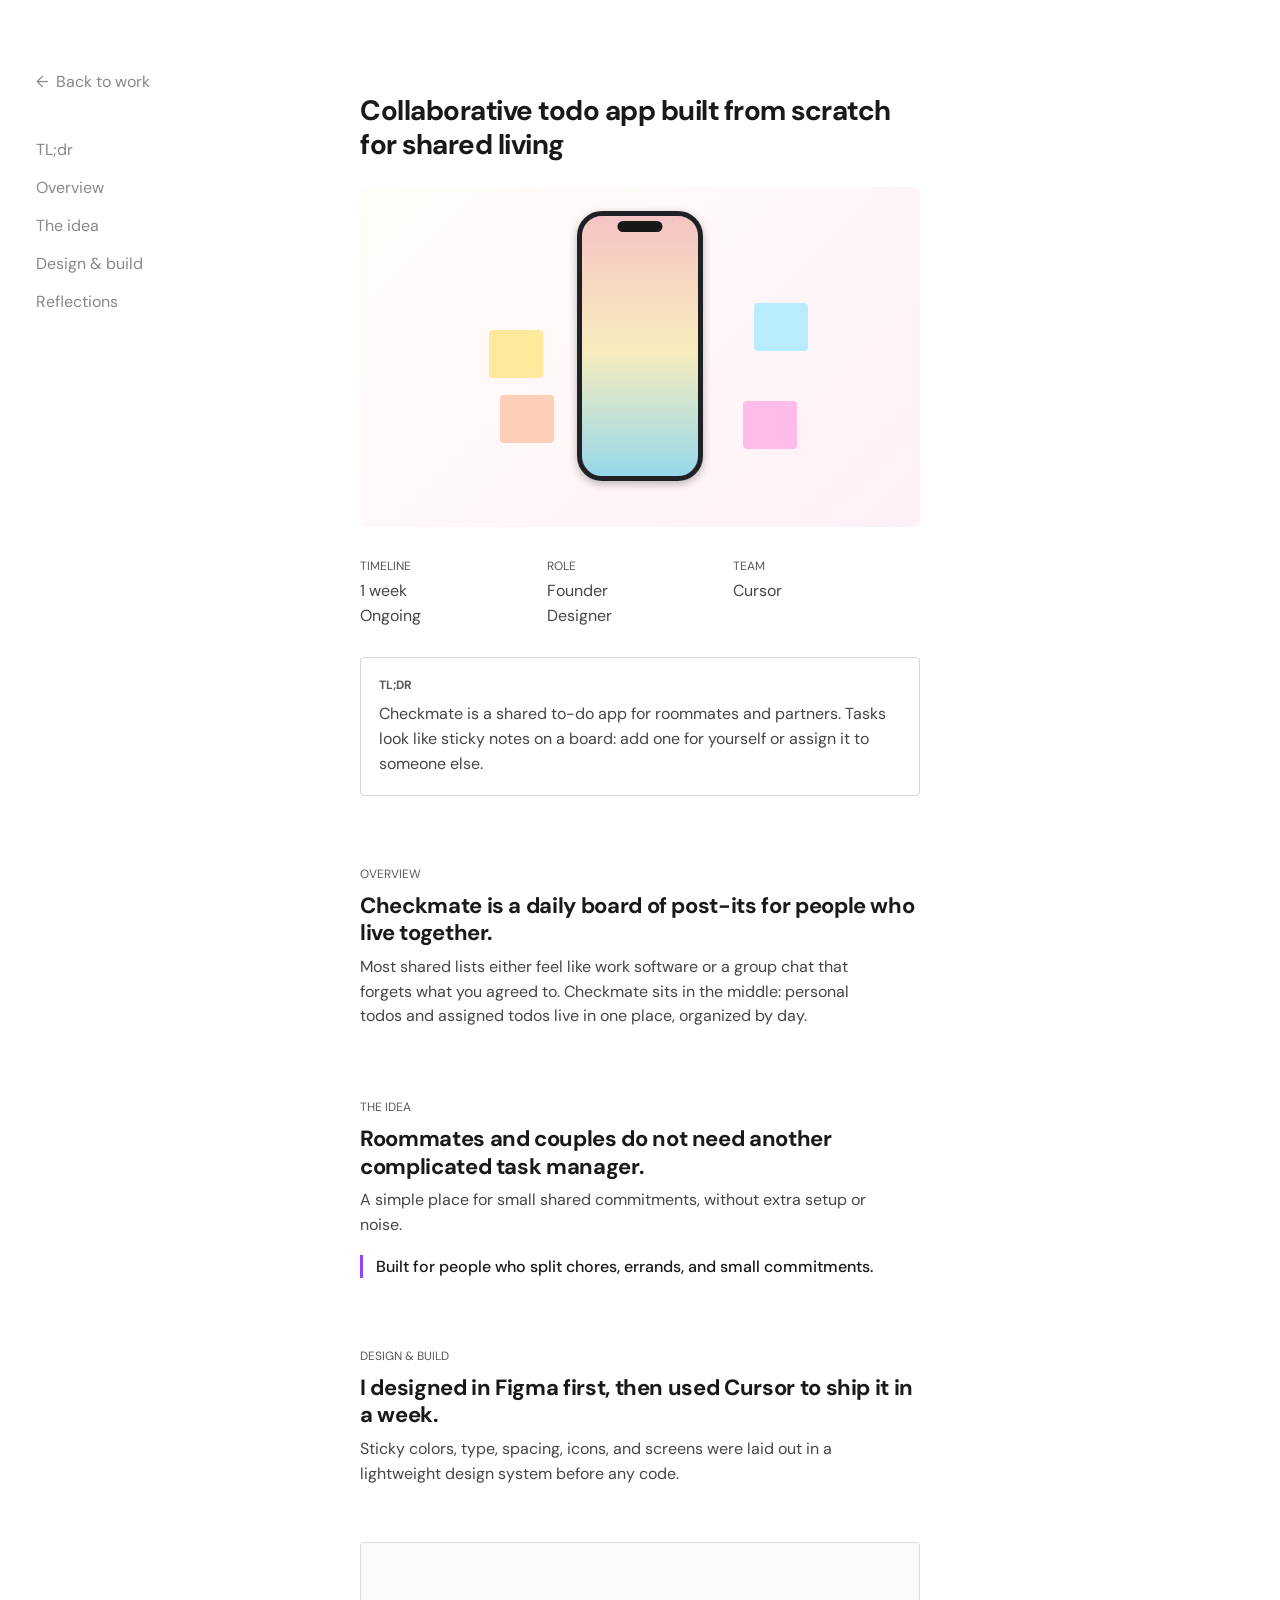
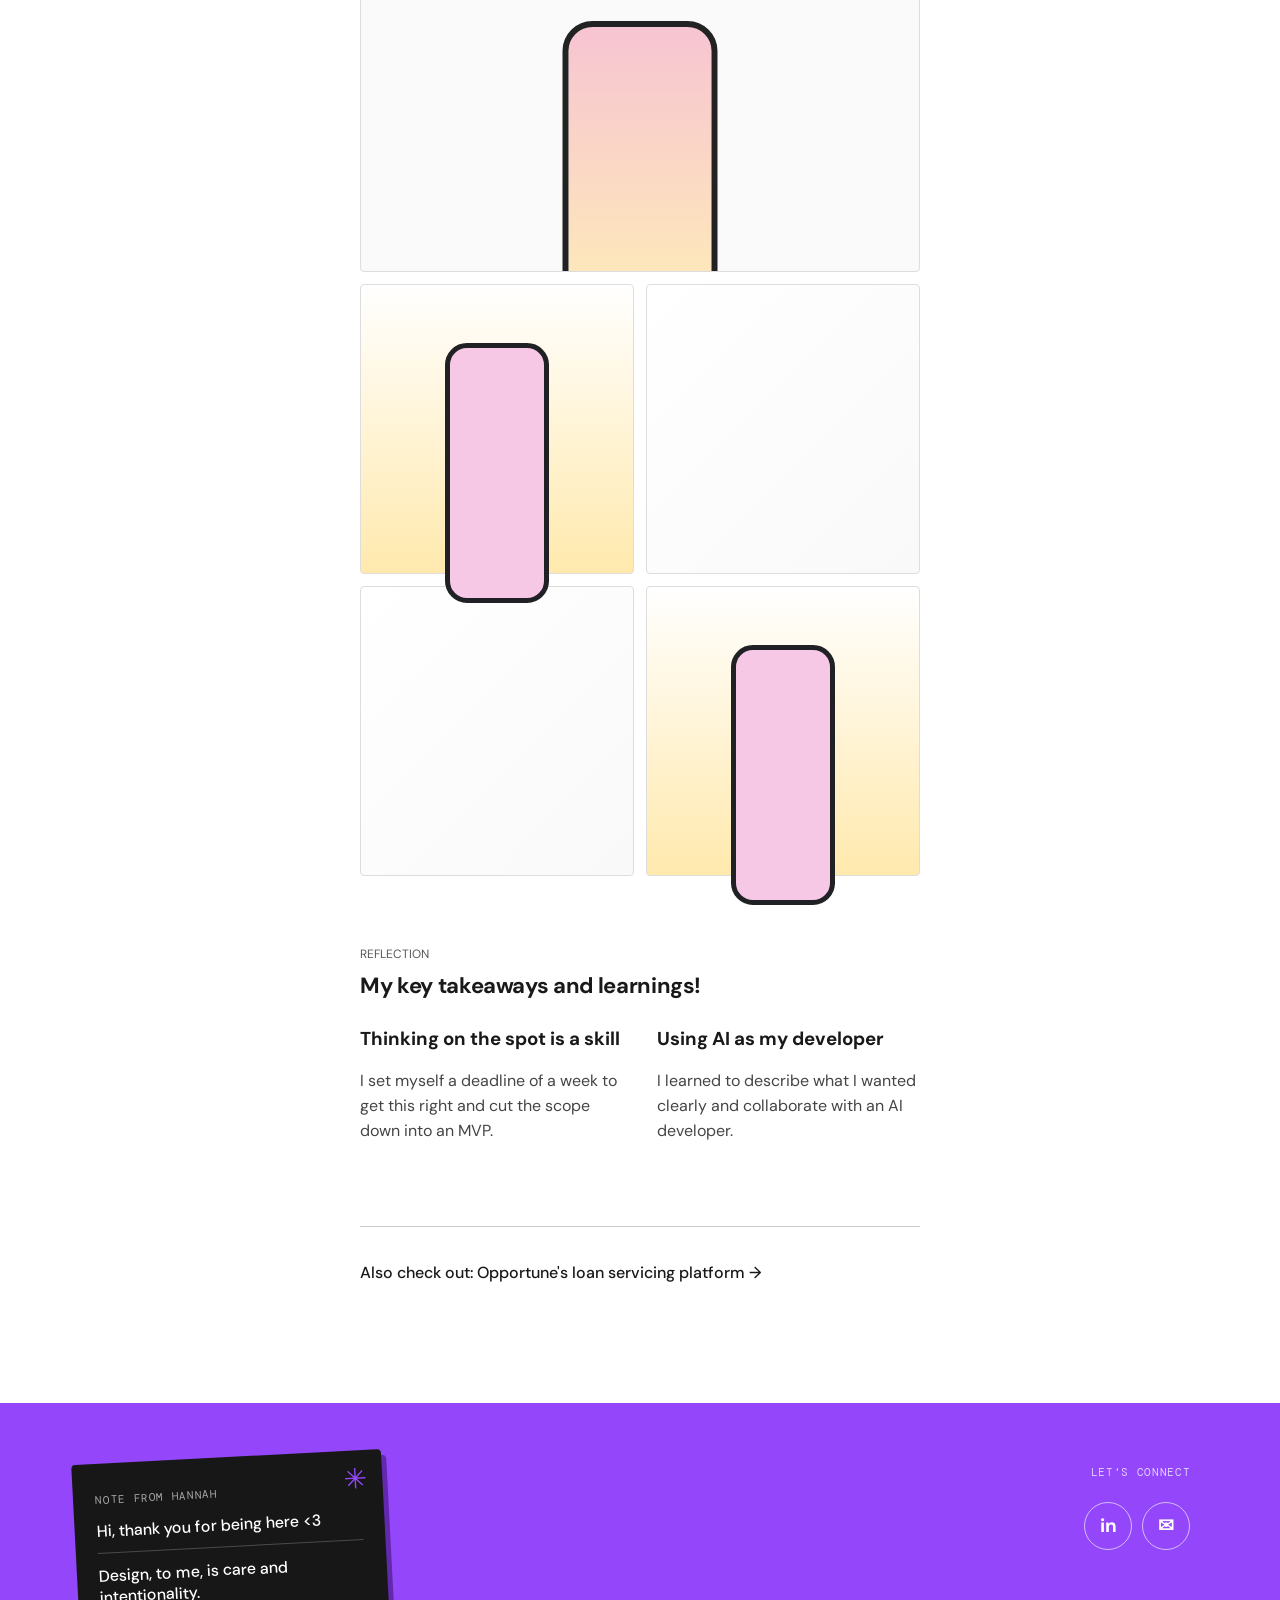
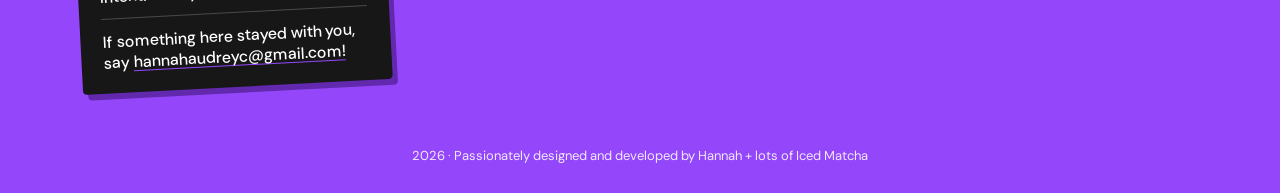
<file: checkmate.html>
<!doctype html><html lang="en"><head><meta charset="UTF-8"><meta name="viewport" content="width=device-width,initial-scale=1.0"><title>Checkmate — Hannah Audrey</title><link rel="preconnect" href="https://fonts.googleapis.com"><link rel="preconnect" href="https://fonts.gstatic.com" crossorigin><link href="https://fonts.googleapis.com/css2?family=DM+Mono&family=DM+Sans:wght@400;500;700&display=swap" rel="stylesheet"><link rel="stylesheet" href="project.css"></head><body><aside class="case-nav"><a href="index.html">← &nbsp;Back to work</a><nav><a href="#tldr">TL;dr</a><a href="#overview">Overview</a><a href="#idea">The idea</a><a href="#design">Design &amp; build</a><a href="#reflection">Reflections</a></nav></aside><main class="case-main"><p class="eyebrow">CHECKMATE · PRODUCTIVITY · 2026</p><h1>Collaborative todo app built from scratch for shared living</h1><div class="hero"><div class="blocks"><i></i><i></i><i></i><i></i></div><div class="phone"></div></div><div class="meta"><div><small>TIMELINE</small><p>1 week<br>Ongoing</p></div><div><small>ROLE</small><p>Founder<br>Designer</p></div><div><small>TEAM</small><p>Cursor</p></div></div><div class="tldr" id="tldr"><b>TL;DR</b>Checkmate is a shared to-do app for roommates and partners. Tasks look like sticky notes on a board: add one for yourself or assign it to someone else.</div><section class="section" id="overview"><small>OVERVIEW</small><h2>Checkmate is a daily board of post-its for people who live together.</h2><p>Most shared lists either feel like work software or a group chat that forgets what you agreed to. Checkmate sits in the middle: personal todos and assigned todos live in one place, organized by day.</p></section><section class="section" id="idea"><small>THE IDEA</small><h2>Roommates and couples do not need another complicated task manager.</h2><p>A simple place for small shared commitments, without extra setup or noise.</p><div class="callout">Built for people who split chores, errands, and small commitments.</div></section><section class="section" id="design"><small>DESIGN &amp; BUILD</small><h2>I designed in Figma first, then used Cursor to ship it in a week.</h2><p>Sticky colors, type, spacing, icons, and screens were laid out in a lightweight design system before any code.</p><div class="shot"><div class="phone"></div></div><div class="gallery"><div class="tile phone-tile"></div><div class="tile"></div><div class="tile"></div><div class="tile phone-tile"></div></div></section><section class="section" id="reflection"><small>REFLECTION</small><h2>My key takeaways and learnings!</h2><div class="reflection"><div><h3>Thinking on the spot is a skill</h3><p>I set myself a deadline of a week to get this right and cut the scope down into an MVP.</p></div><div><h3>Using AI as my developer</h3><p>I learned to describe what I wanted clearly and collaborate with an AI developer.</p></div></div></section><div class="more"><a href="opportune.html">Also check out: Opportune's loan servicing platform →</a></div></main><script src="project-footer.js"></script></body></html>
</file>
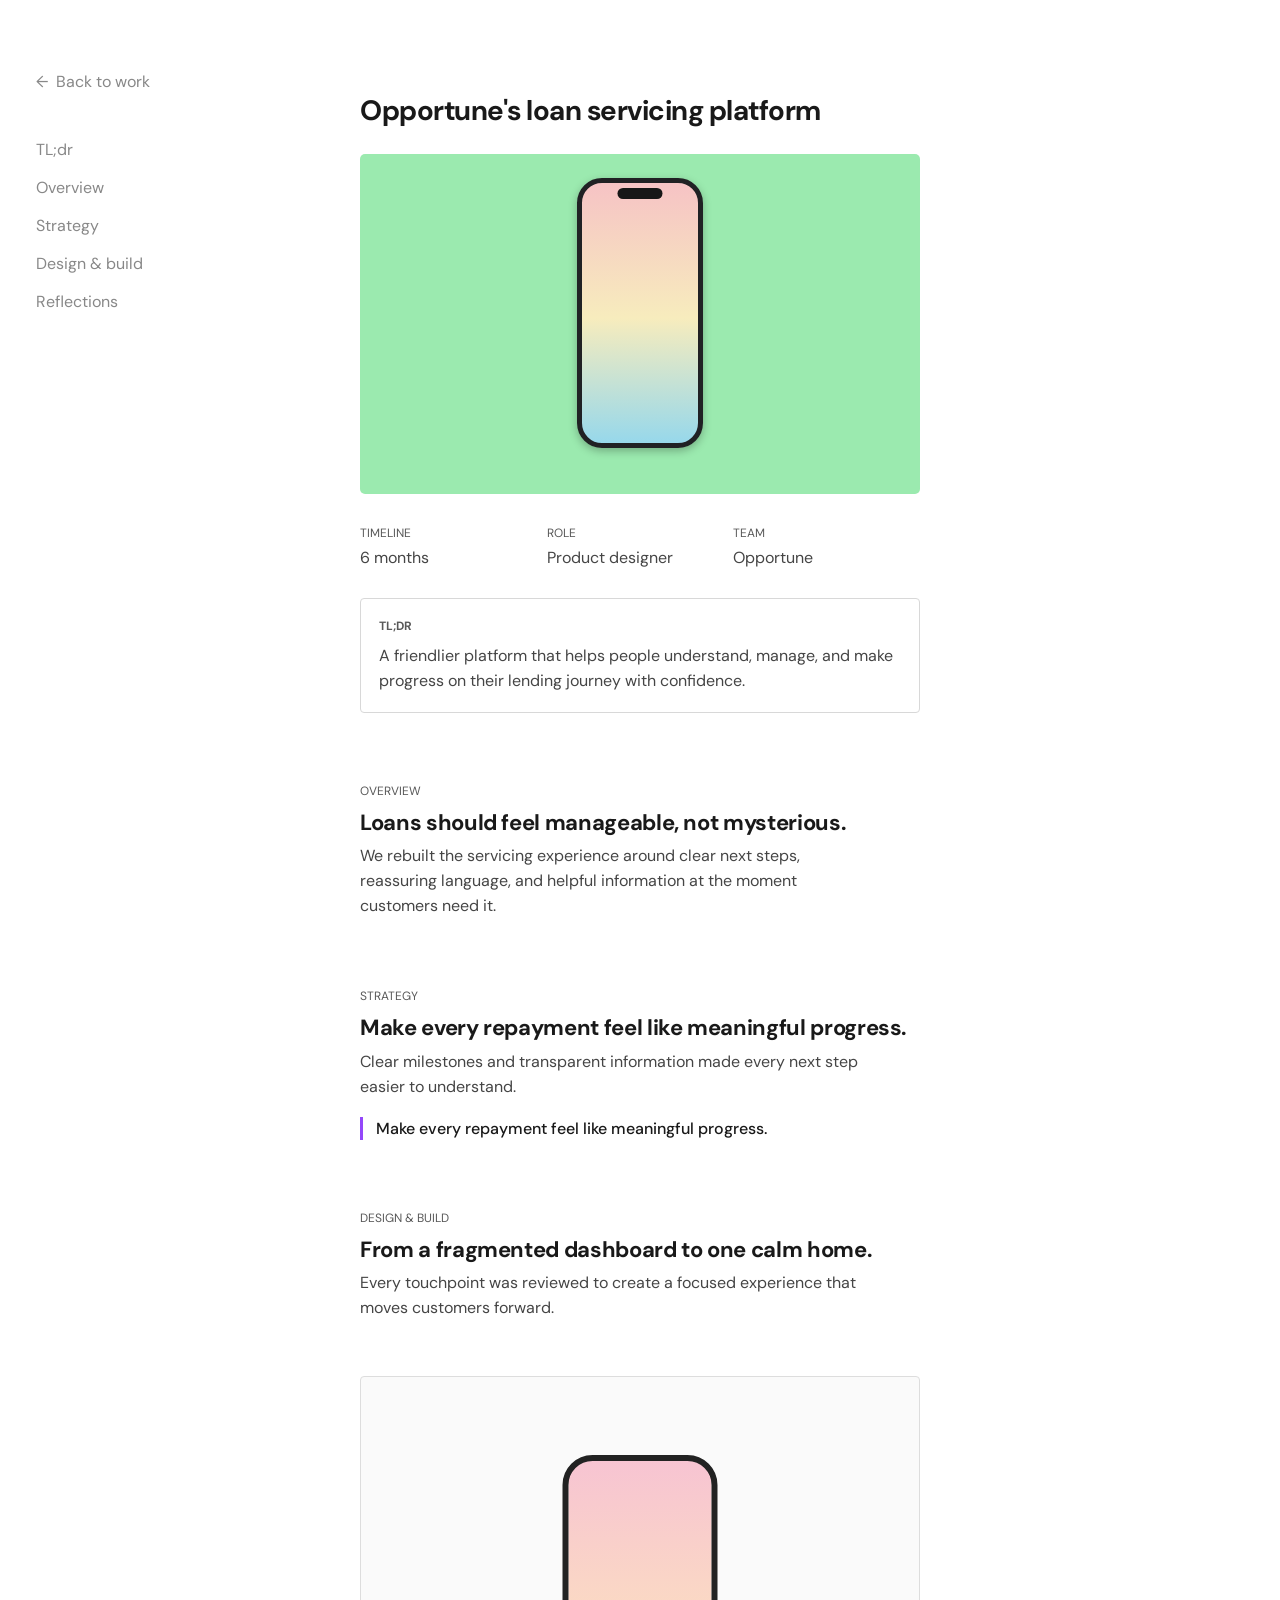
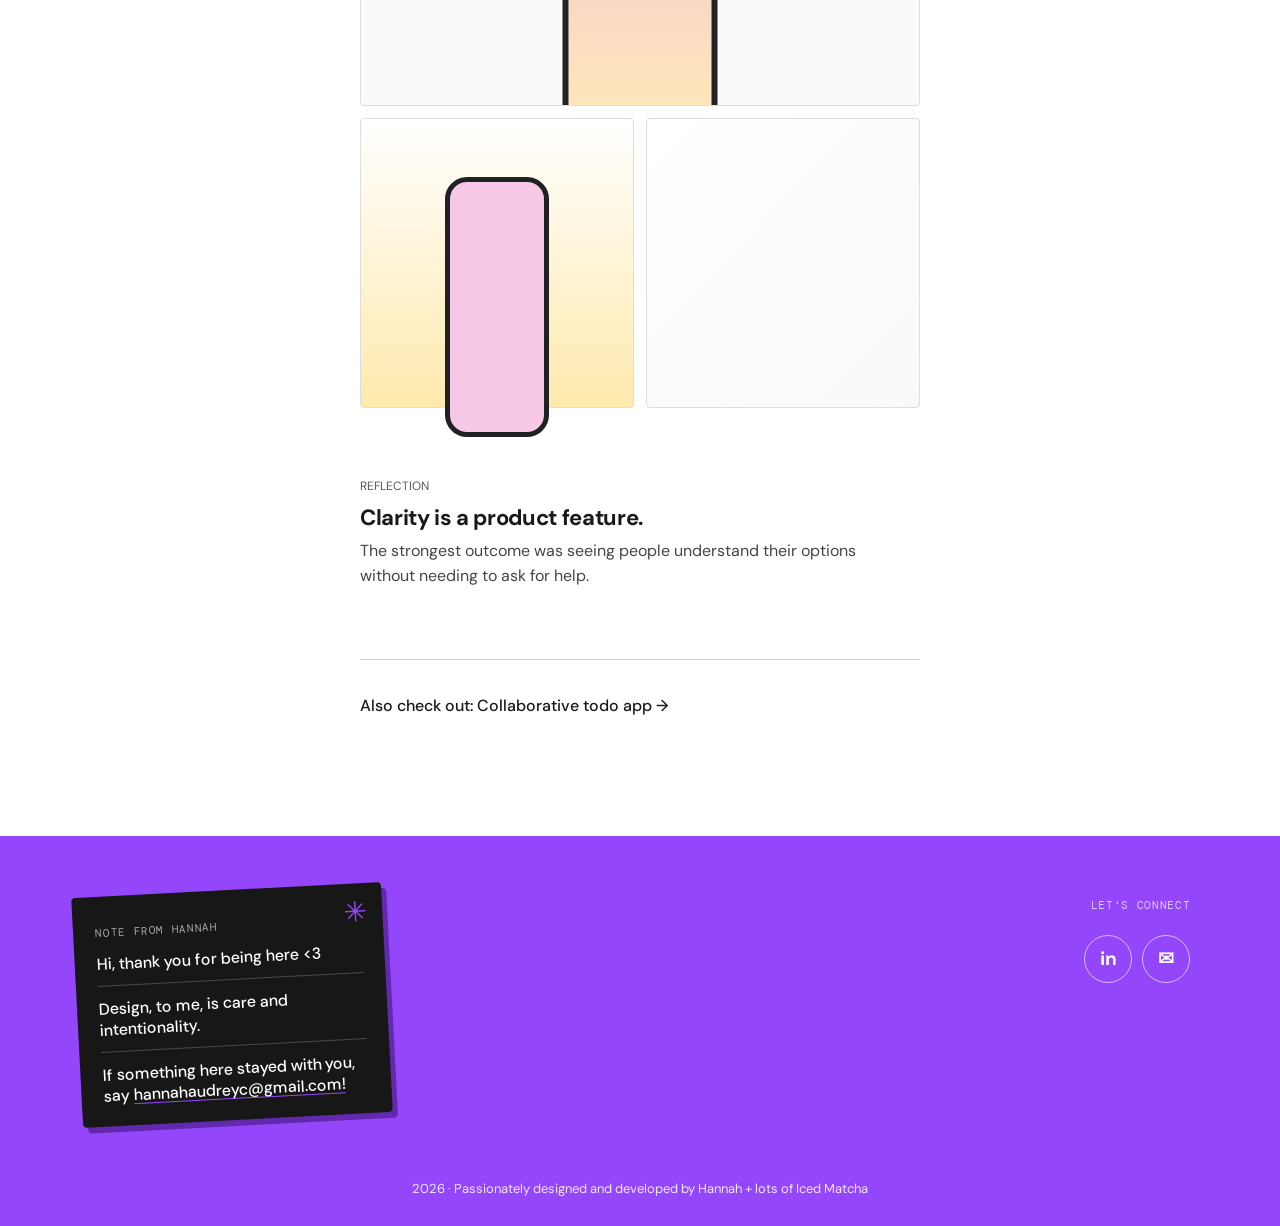
<file: opportune.html>
<!doctype html><html lang="en"><head><meta charset="UTF-8"><meta name="viewport" content="width=device-width,initial-scale=1.0"><title>Opportune — Hannah Audrey</title><link rel="preconnect" href="https://fonts.googleapis.com"><link rel="preconnect" href="https://fonts.gstatic.com" crossorigin><link href="https://fonts.googleapis.com/css2?family=DM+Mono&family=DM+Sans:wght@400;500;700&display=swap" rel="stylesheet"><link rel="stylesheet" href="project.css"></head><body><aside class="case-nav"><a href="index.html">← &nbsp;Back to work</a><nav><a href="#tldr">TL;dr</a><a href="#overview">Overview</a><a href="#strategy">Strategy</a><a href="#design">Design &amp; build</a><a href="#reflection">Reflections</a></nav></aside><main class="case-main"><p class="eyebrow">OPPORTUNE · B2C FINTECH · 2025</p><h1>Opportune's loan servicing platform</h1><div class="hero green"><div class="phone"></div></div><div class="meta"><div><small>TIMELINE</small><p>6 months</p></div><div><small>ROLE</small><p>Product designer</p></div><div><small>TEAM</small><p>Opportune</p></div></div><div class="tldr" id="tldr"><b>TL;DR</b>A friendlier platform that helps people understand, manage, and make progress on their lending journey with confidence.</div><section class="section" id="overview"><small>OVERVIEW</small><h2>Loans should feel manageable, not mysterious.</h2><p>We rebuilt the servicing experience around clear next steps, reassuring language, and helpful information at the moment customers need it.</p></section><section class="section" id="strategy"><small>STRATEGY</small><h2>Make every repayment feel like meaningful progress.</h2><p>Clear milestones and transparent information made every next step easier to understand.</p><div class="callout">Make every repayment feel like meaningful progress.</div></section><section class="section" id="design"><small>DESIGN &amp; BUILD</small><h2>From a fragmented dashboard to one calm home.</h2><p>Every touchpoint was reviewed to create a focused experience that moves customers forward.</p><div class="shot"><div class="phone"></div></div><div class="gallery"><div class="tile phone-tile"></div><div class="tile"></div></div></section><section class="section" id="reflection"><small>REFLECTION</small><h2>Clarity is a product feature.</h2><p>The strongest outcome was seeing people understand their options without needing to ask for help.</p></section><div class="more"><a href="checkmate.html">Also check out: Collaborative todo app →</a></div></main><script src="project-footer.js"></script></body></html>
</file>
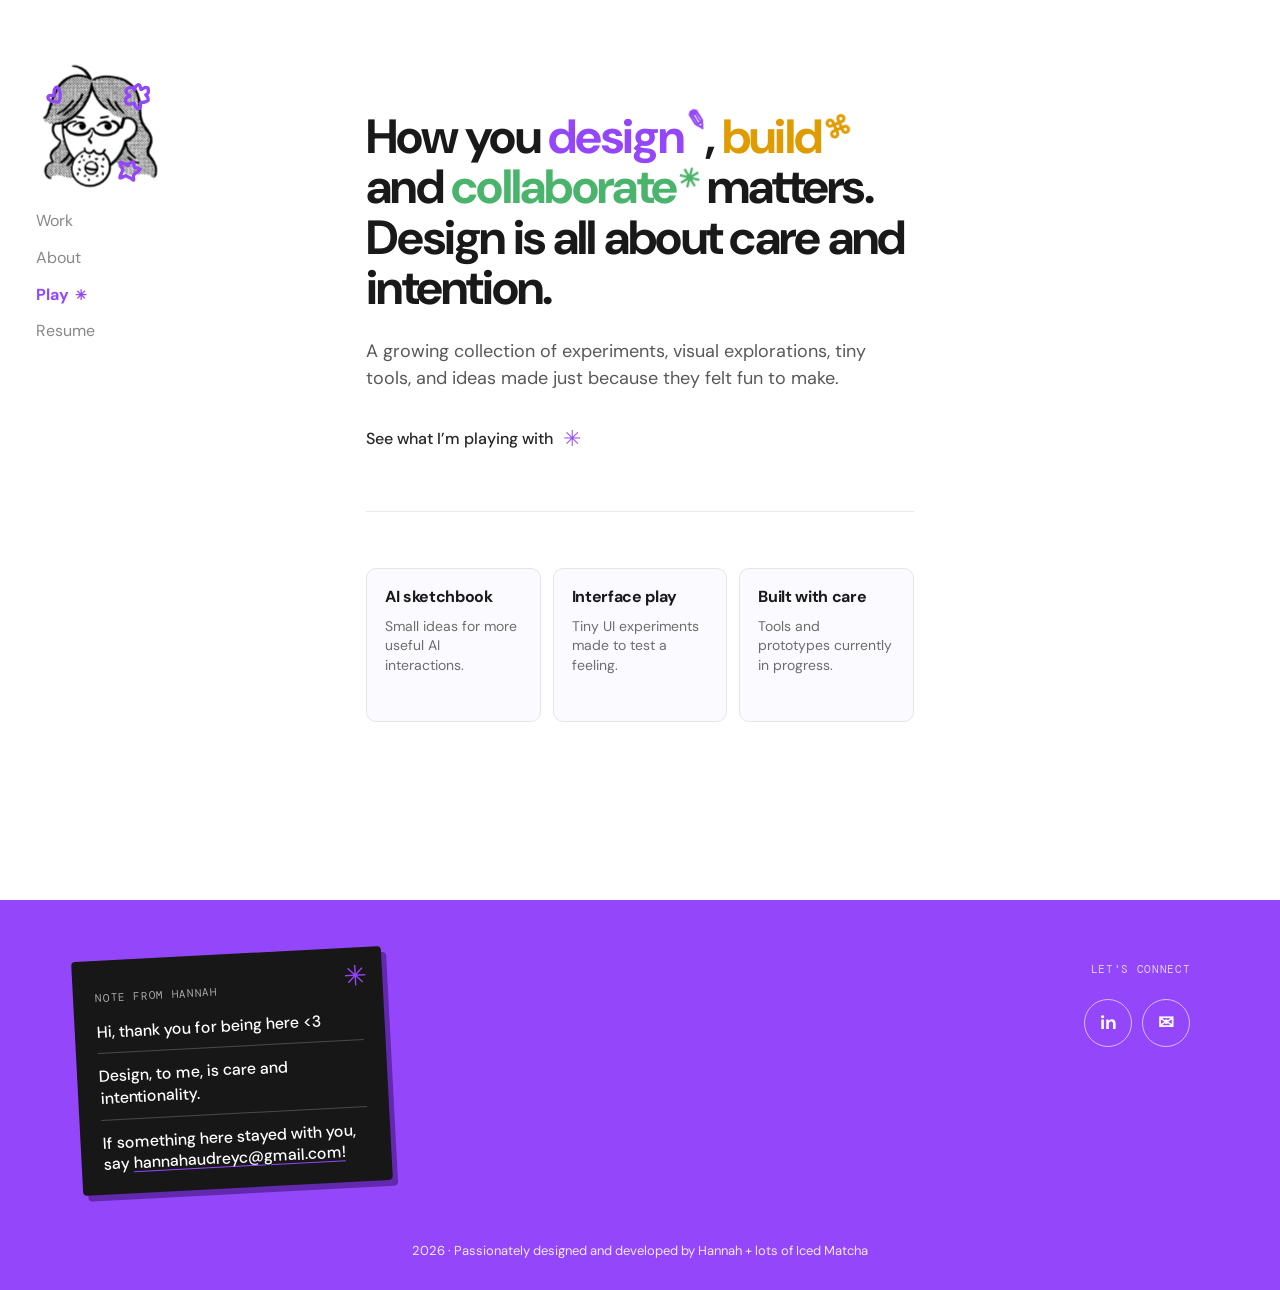
<file: play.html>
<!doctype html>
<html lang="en">
<head>
  <meta charset="UTF-8">
  <meta name="viewport" content="width=device-width,initial-scale=1.0">
  <title>Playground — Hannah Audrey</title>
  <meta name="description" content="A playground of experiments by Hannah Carpio.">
  <link rel="icon" href="assets/hannah-icon.svg" type="image/svg+xml">
  <link rel="preconnect" href="https://fonts.googleapis.com">
  <link rel="preconnect" href="https://fonts.gstatic.com" crossorigin>
  <link href="https://fonts.googleapis.com/css2?family=DM+Mono:wght@400;500&family=DM+Sans:opsz,wght@9..40,400;9..40,500;9..40,700&display=swap" rel="stylesheet">
  <link rel="stylesheet" href="play.css">
  <link rel="stylesheet" href="footer.css">
</head>
<body>
  <aside class="sidebar" aria-label="Primary navigation">
    <a class="face" href="index.html" aria-label="Home"><img class="nav-icon" src="assets/hannah-icon.svg" alt=""></a>
    <nav><a href="index.html#work">Work</a><a href="about.html">About</a><a class="active" href="play.html">Play</a><a href="mailto:hannahaudreyc@gmail.com?subject=Resume%20request">Resume</a></nav>
  </aside>

  <main>
    <section class="play-hero" aria-labelledby="play-title">
      <h1 id="play-title">How you <span class="word word-design">design<span class="word-mark">&#x270E;&#xFE0E;</span></span>, <span class="word word-build">build<span class="word-mark">&#x2318;&#xFE0E;</span></span> and <span class="word word-collaborate">collaborate<span class="word-mark">&#x2733;&#xFE0E;</span></span> matters. <span class="hero-sentence">Design is all about care and intention.</span></h1>
      <p>A growing collection of experiments, visual explorations, tiny tools, and ideas made just because they felt fun to make.</p>
      <a class="scroll-cue" href="#experiments">See what I’m playing with <span aria-hidden="true">&#x2733;&#xFE0E;</span></a>
    </section>
    <section class="experiment-intro" id="experiments">
      <div class="experiment-grid">
        <article class="experiment-card"><h2>AI sketchbook</h2><p>Small ideas for more useful AI interactions.</p></article>
        <article class="experiment-card"><h2>Interface play</h2><p>Tiny UI experiments made to test a feeling.</p></article>
        <article class="experiment-card"><h2>Built with care</h2><p>Tools and prototypes currently in progress.</p></article>
      </div>
    </section>
  </main>
  <footer id="contact" class="site-footer">
    <section class="footer-note"><small>NOTE FROM HANNAH</small><span class="footer-star" aria-hidden="true">✳</span><p>Hi, thank you for being here &lt;3</p><p>Design, to me, is care and intentionality.</p><p>If something here stayed with you,<br>say <a class="footer-email" href="mailto:hannahaudreyc@gmail.com">hannahaudreyc@gmail.com!</a></p></section>
    <section class="footer-links" aria-label="Contact links"><small>LET'S CONNECT</small><div class="connect-icons"><a class="icon-link" href="https://www.linkedin.com/in/hannahaudrey/" target="_blank" rel="noreferrer" aria-label="LinkedIn"><span aria-hidden="true">in</span></a><a class="icon-link footer-email" href="mailto:hannahaudreyc@gmail.com" aria-label="Email Hannah"><span aria-hidden="true">✉</span></a></div></section>
    <p class="footer-credit">2026 · Passionately designed and developed by Hannah + lots of Iced Matcha</p>
  </footer>
  <script src="https://cdn.jsdelivr.net/npm/gsap@3/dist/gsap.min.js"></script>
  <script src="play-animations.js"></script>
</body>
</html>
</file>
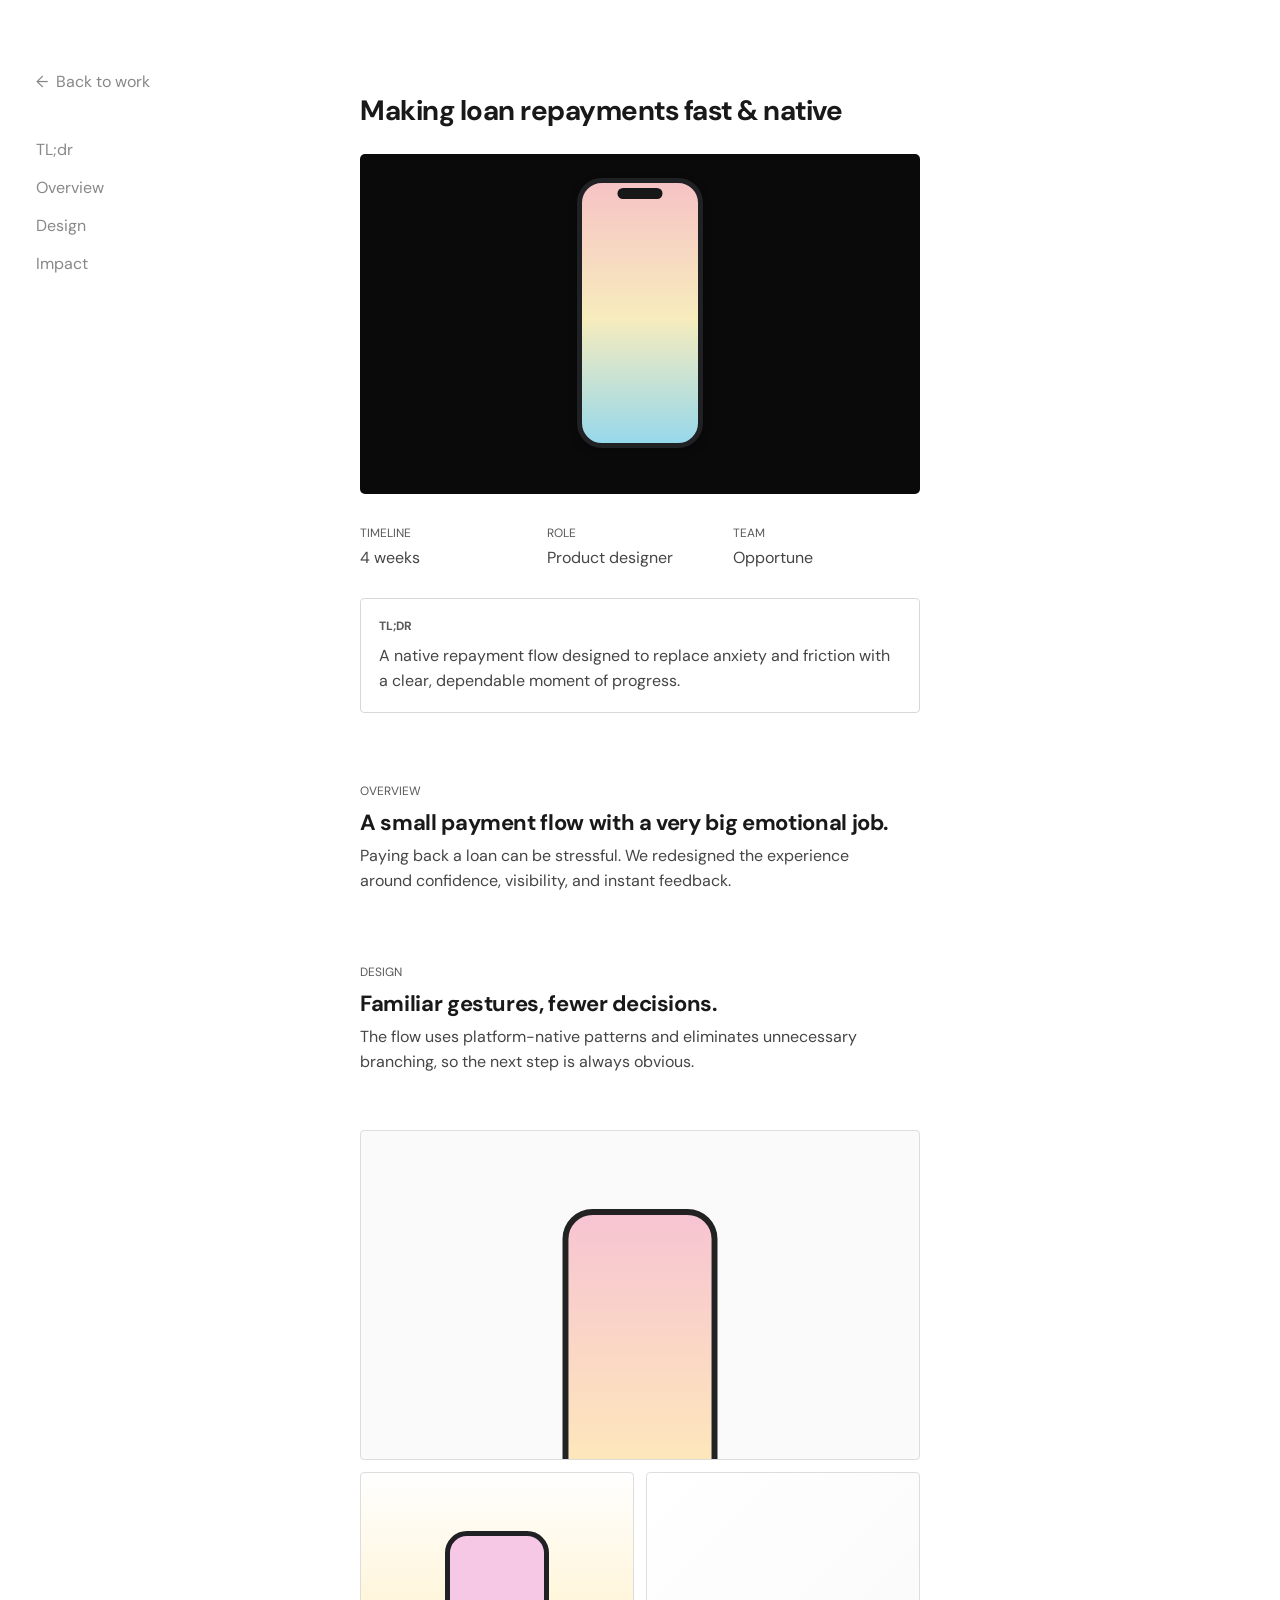
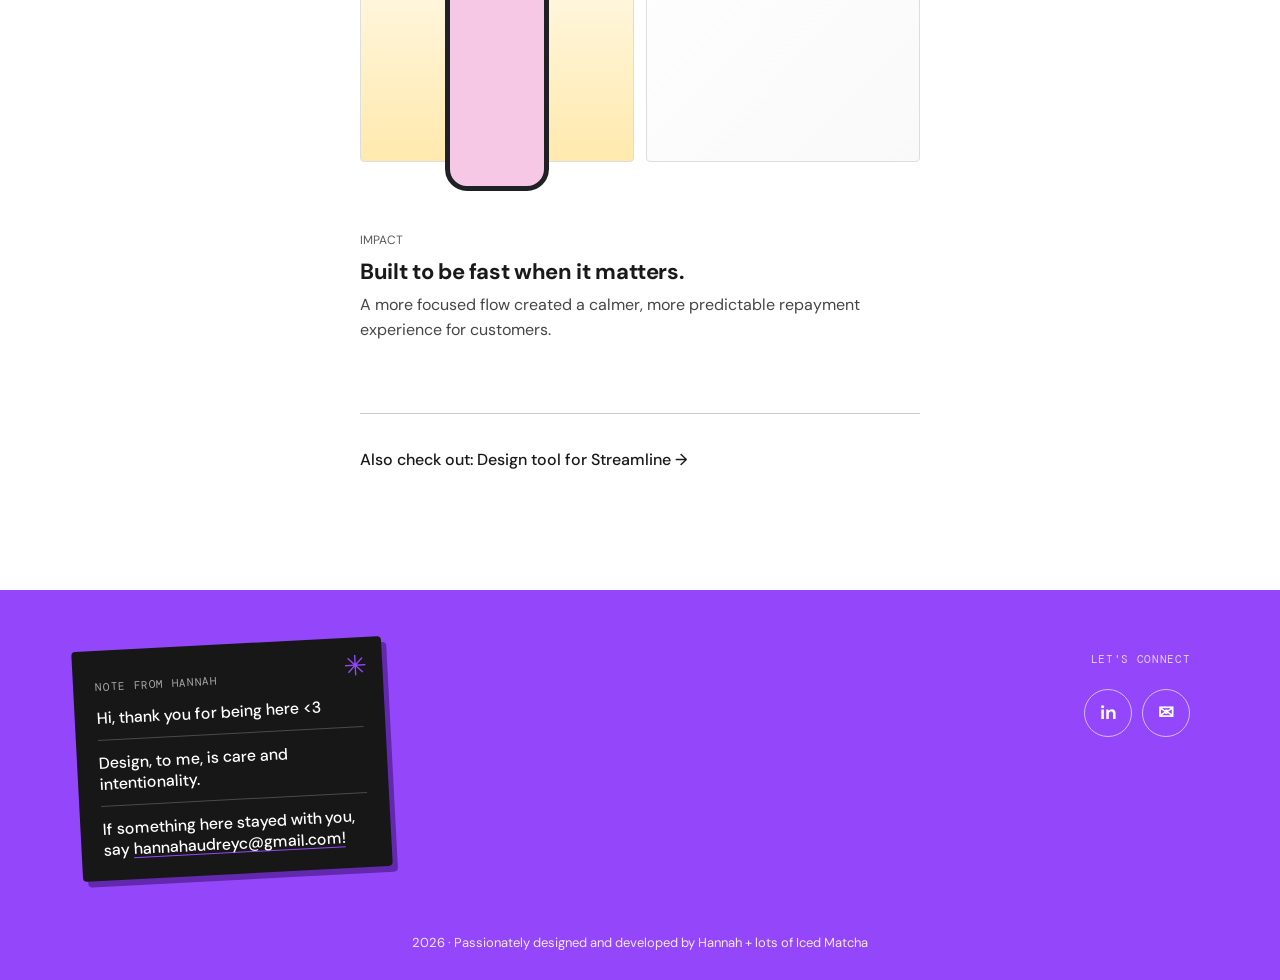
<file: repayments.html>
<!doctype html><html lang="en"><head><meta charset="UTF-8"><meta name="viewport" content="width=device-width,initial-scale=1.0"><title>Repayments — Hannah Audrey</title><link rel="preconnect" href="https://fonts.googleapis.com"><link rel="preconnect" href="https://fonts.gstatic.com" crossorigin><link href="https://fonts.googleapis.com/css2?family=DM+Mono&family=DM+Sans:wght@400;500;700&display=swap" rel="stylesheet"><link rel="stylesheet" href="project.css"></head><body><aside class="case-nav"><a href="index.html">← &nbsp;Back to work</a><nav><a href="#tldr">TL;dr</a><a href="#overview">Overview</a><a href="#design">Design</a><a href="#impact">Impact</a></nav></aside><main class="case-main"><p class="eyebrow">OPPORTUNE · B2C FINTECH · 2025</p><h1>Making loan repayments fast &amp; native</h1><div class="hero dark"><div class="phone"></div></div><div class="meta"><div><small>TIMELINE</small><p>4 weeks</p></div><div><small>ROLE</small><p>Product designer</p></div><div><small>TEAM</small><p>Opportune</p></div></div><div class="tldr" id="tldr"><b>TL;DR</b>A native repayment flow designed to replace anxiety and friction with a clear, dependable moment of progress.</div><section class="section" id="overview"><small>OVERVIEW</small><h2>A small payment flow with a very big emotional job.</h2><p>Paying back a loan can be stressful. We redesigned the experience around confidence, visibility, and instant feedback.</p></section><section class="section" id="design"><small>DESIGN</small><h2>Familiar gestures, fewer decisions.</h2><p>The flow uses platform-native patterns and eliminates unnecessary branching, so the next step is always obvious.</p><div class="shot"><div class="phone"></div></div><div class="gallery"><div class="tile phone-tile"></div><div class="tile"></div></div></section><section class="section" id="impact"><small>IMPACT</small><h2>Built to be fast when it matters.</h2><p>A more focused flow created a calmer, more predictable repayment experience for customers.</p></section><div class="more"><a href="streamline.html">Also check out: Design tool for Streamline →</a></div></main><script src="project-footer.js"></script></body></html>
</file>
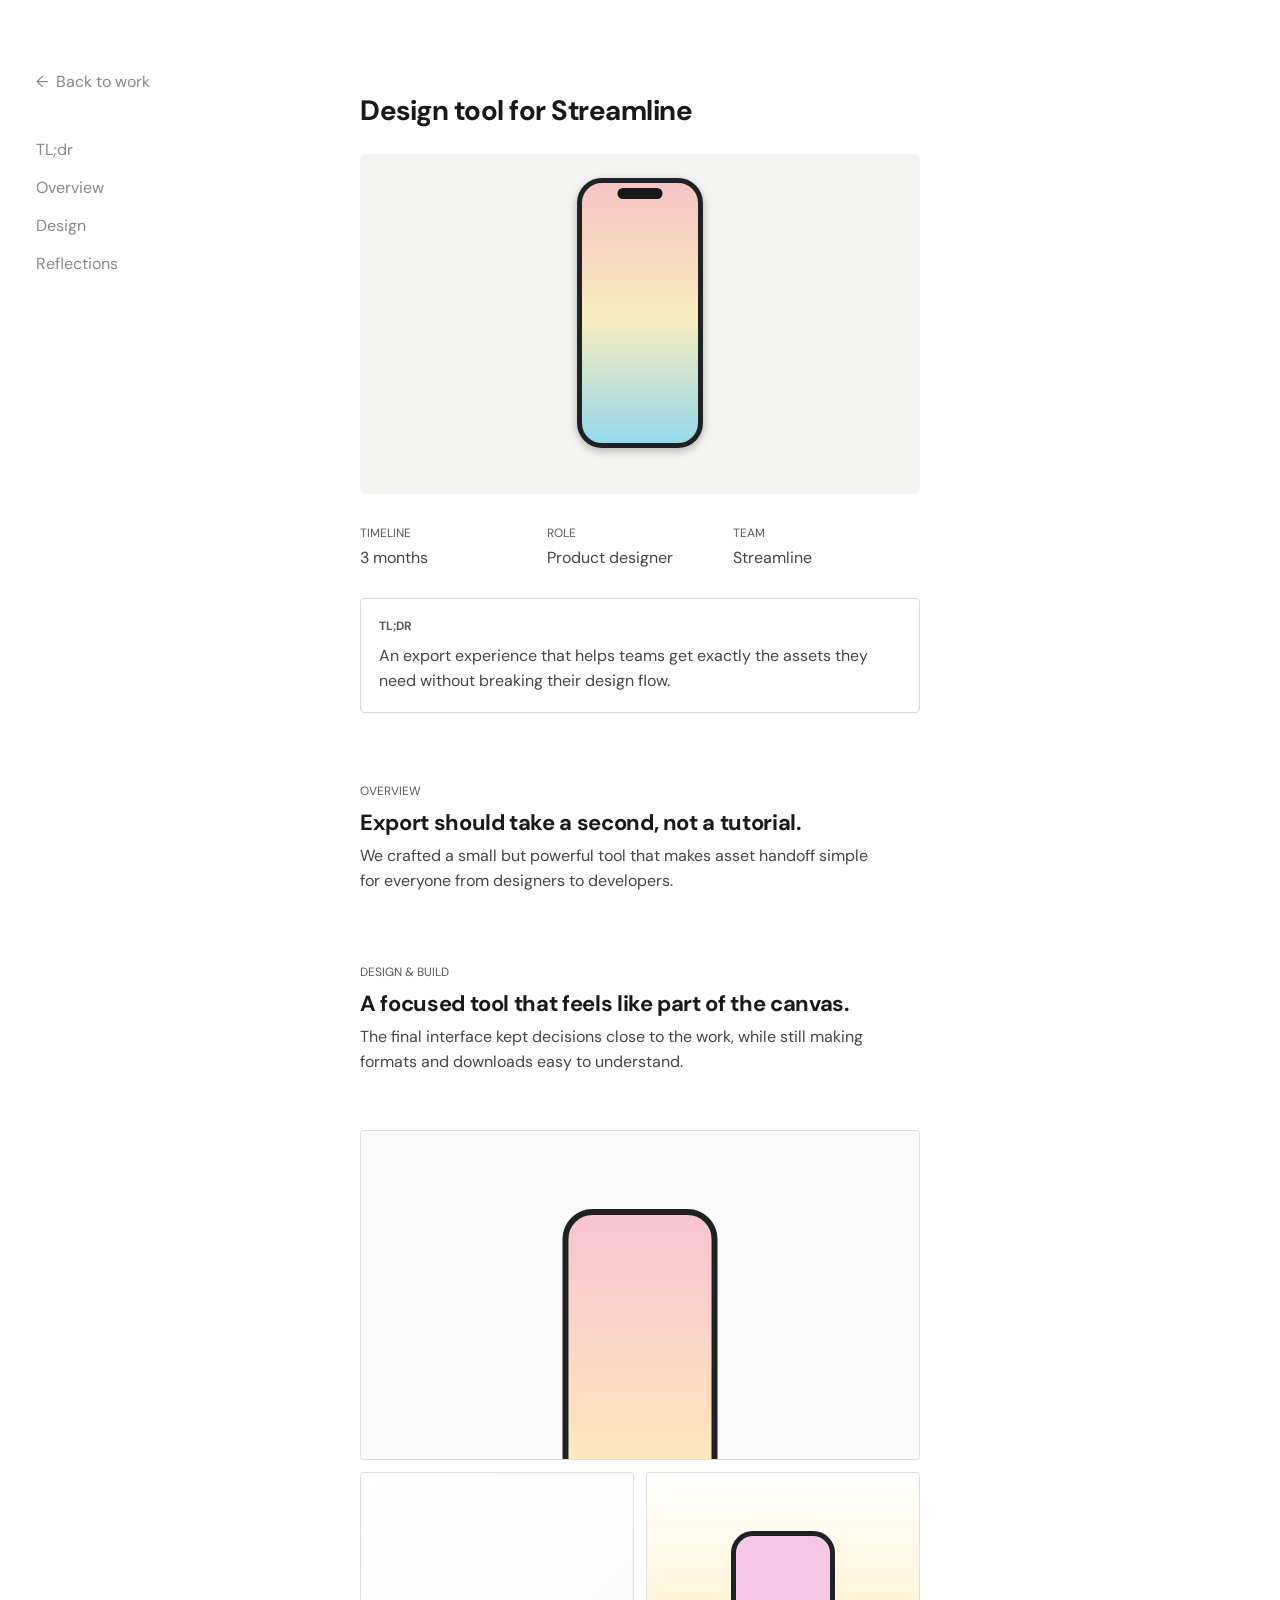
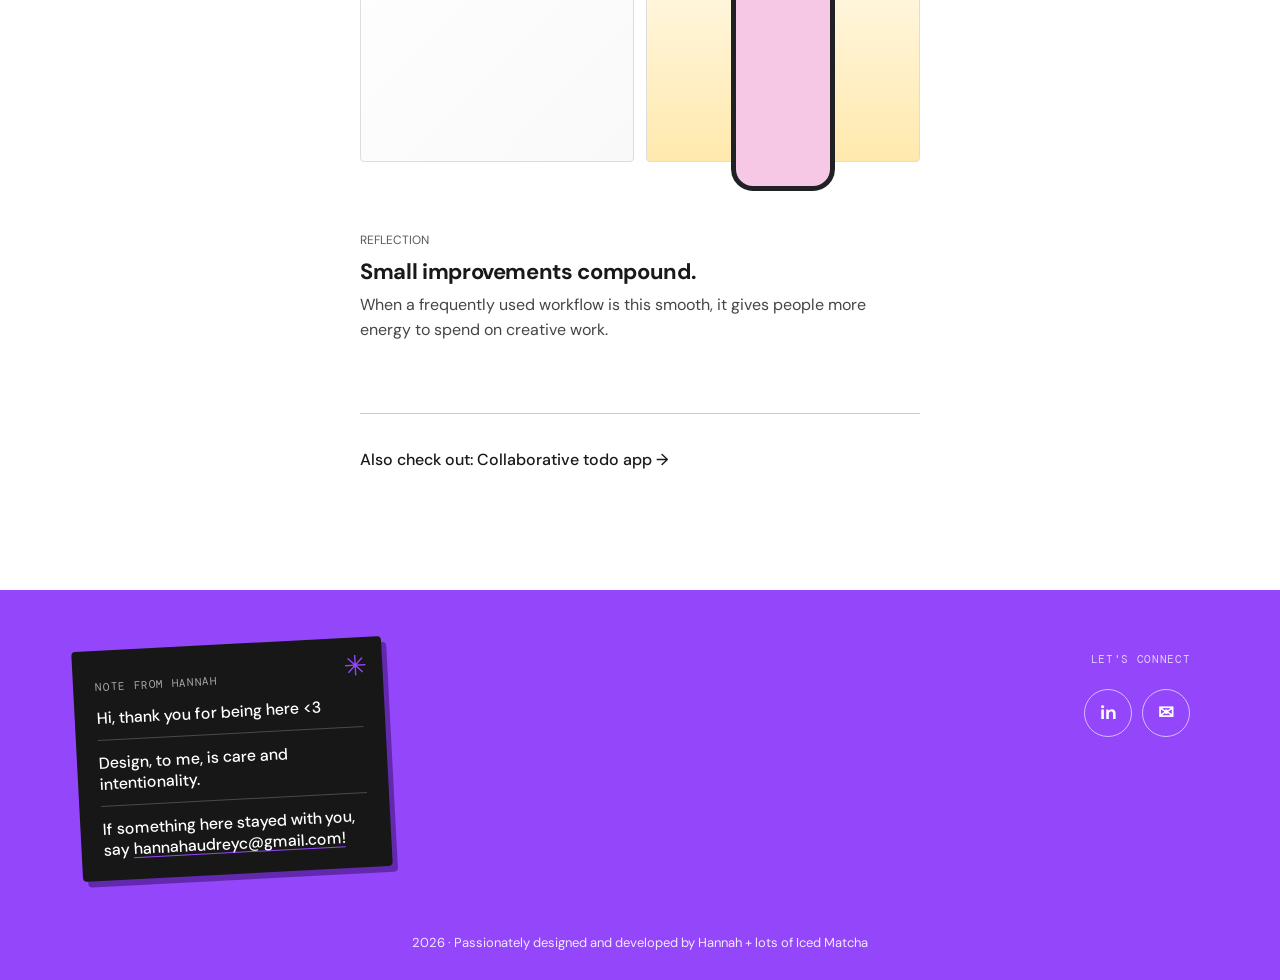
<file: streamline.html>
<!doctype html><html lang="en"><head><meta charset="UTF-8"><meta name="viewport" content="width=device-width,initial-scale=1.0"><title>Streamline — Hannah Audrey</title><link rel="preconnect" href="https://fonts.googleapis.com"><link rel="preconnect" href="https://fonts.gstatic.com" crossorigin><link href="https://fonts.googleapis.com/css2?family=DM+Mono&family=DM+Sans:wght@400;500;700&display=swap" rel="stylesheet"><link rel="stylesheet" href="project.css"></head><body><aside class="case-nav"><a href="index.html">← &nbsp;Back to work</a><nav><a href="#tldr">TL;dr</a><a href="#overview">Overview</a><a href="#design">Design</a><a href="#reflection">Reflections</a></nav></aside><main class="case-main"><p class="eyebrow">STREAMLINE · B2B SAAS · 2023</p><h1>Design tool for Streamline</h1><div class="hero gray"><div class="phone"></div></div><div class="meta"><div><small>TIMELINE</small><p>3 months</p></div><div><small>ROLE</small><p>Product designer</p></div><div><small>TEAM</small><p>Streamline</p></div></div><div class="tldr" id="tldr"><b>TL;DR</b>An export experience that helps teams get exactly the assets they need without breaking their design flow.</div><section class="section" id="overview"><small>OVERVIEW</small><h2>Export should take a second, not a tutorial.</h2><p>We crafted a small but powerful tool that makes asset handoff simple for everyone from designers to developers.</p></section><section class="section" id="design"><small>DESIGN &amp; BUILD</small><h2>A focused tool that feels like part of the canvas.</h2><p>The final interface kept decisions close to the work, while still making formats and downloads easy to understand.</p><div class="shot"><div class="phone"></div></div><div class="gallery"><div class="tile"></div><div class="tile phone-tile"></div></div></section><section class="section" id="reflection"><small>REFLECTION</small><h2>Small improvements compound.</h2><p>When a frequently used workflow is this smooth, it gives people more energy to spend on creative work.</p></section><div class="more"><a href="checkmate.html">Also check out: Collaborative todo app →</a></div></main><script src="project-footer.js"></script></body></html>
</file>
<file: project.css>
@import url("readability.css");
*{box-sizing:border-box}html{scroll-behavior:smooth}body{margin:0;color:#191919;font-family:"DM Sans",Arial,sans-serif}.case-nav{position:fixed;left:36px;top:70px;width:130px}.case-nav a{color:#555;text-decoration:none}.case-nav nav{margin-top:44px;display:grid}.case-main{width:560px;margin:0 auto;padding:94px 0 120px}.eyebrow{font-family:"DM Mono",monospace;letter-spacing:.4px;margin:0 0 7px}.case-main h1{letter-spacing:-.5px;margin:0 0 26px}.hero{height:340px;border-radius:5px;background:linear-gradient(135deg,#fffdf9,#fff0f7);position:relative;overflow:hidden}.hero.green{background:#9beaaf}.hero.dark{background:#0a0a0a}.hero.gray{background:#f4f4f3}.hero .phone{position:absolute;left:50%;top:24px;transform:translateX(-50%);width:126px;height:270px;border:5px solid #202124;border-radius:25px;background:linear-gradient(#f6c3c5,#f7ecbd 52%,#97d8eb);box-shadow:0 3px 8px #0004}.hero .phone:before{content:"";position:absolute;top:5px;left:50%;width:45px;height:11px;transform:translateX(-50%);background:#171717;border-radius:8px}.hero .blocks{position:absolute;inset:0}.hero .blocks i{position:absolute;width:54px;height:48px;border-radius:4px}.hero .blocks i:nth-child(1){background:#ffe99c;left:23%;top:42%}.hero .blocks i:nth-child(2){background:#ffceb8;left:25%;top:61%}.hero .blocks i:nth-child(3){background:#b8ecff;right:20%;top:34%}.hero .blocks i:nth-child(4){background:#ffbce8;right:22%;top:63%}.meta{display:grid;grid-template-columns:repeat(3,1fr);margin:27px 0 24px}.meta p{margin:4px 0}.tldr{border:1px solid #d8d8d8;border-radius:4px;padding:18px;scroll-margin-top:30px}.tldr b{display:block;margin-bottom:8px}.section{margin-top:66px;scroll-margin-top:30px}.section h2{letter-spacing:-.35px;margin:9px 0 8px}.section p{max-width:510px;margin:0 0 12px}.callout{margin-top:17px;border-left:3px solid #ff4e15;padding-left:13px;font-weight:500}.shot{height:330px;margin-top:55px;border:1px solid #ddd;border-radius:4px;position:relative;overflow:hidden;background:#fafafa}.shot .phone{position:absolute;width:155px;height:330px;bottom:-80px;left:50%;transform:translateX(-50%);border:6px solid #222;border-radius:30px;background:linear-gradient(#f7c4d2,#fff1b4)}.gallery{display:grid;grid-template-columns:1fr 1fr;gap:12px;margin-top:12px}.tile{height:290px;border:1px solid #ddd;border-radius:4px;background:linear-gradient(135deg,#fff,#f9f9f9)}.tile.phone-tile{background:linear-gradient(#fff,#ffe9ad);position:relative}.tile.phone-tile:after{content:"";position:absolute;width:94px;height:250px;bottom:-30px;left:50%;transform:translateX(-50%);border:5px solid #202124;border-radius:22px;background:#f6c8e5}.reflection{display:grid;grid-template-columns:1fr 1fr;gap:34px}.more{margin-top:70px;border-top:1px solid #ccc;padding-top:35px}.more a{color:#191919;text-decoration:none;font-size:16px;font-weight:500}@media(max-width:760px){.case-nav{position:static;width:90%;margin:28px auto 0}.case-nav nav{display:none}.case-main{width:90%;padding-top:42px}.hero{height:270px}.reflection{grid-template-columns:1fr}.meta{gap:8px}.shot{height:260px}}

.case-main > .eyebrow { display: none; }
</file>
<file: play.css>
:root { --ink: #191919; --purple: #9447FA; --green: #4bb46c; --yellow: #ffcf4c; }
* { box-sizing: border-box; }
html { scroll-behavior: smooth; }
body { min-height: 100vh; margin: 0; color: var(--ink); background: #fff; font: 16px/1.55 "DM Sans", Arial, sans-serif; }
.sidebar { position: fixed; top: 64px; left: 36px; z-index: 5; width: 125px; }
.face { display: block; width: 125px; height: 125px; margin-left: 4px; }
.nav-icon { display: block; width: 125px; height: 125px; object-fit: contain; }
nav { display: flex; flex-direction: column; gap: 12px; margin-top: 20px; }
nav a { position: relative; display: inline-flex; width: fit-content; color: #888; text-decoration: none; transition: color .22s ease, transform .28s cubic-bezier(.2,.8,.2,1); }
nav a:hover, nav a:focus-visible { color: var(--purple); transform: translateX(3px); }
nav a.active { display: inline-flex; align-items: center; gap: 6px; color: var(--purple); font-weight: 700; }
nav a.active::after { content: "✳︎"; display: inline-block; color: var(--purple); font-family: "DM Sans", Arial, sans-serif; font-size: .9em; font-variant-emoji: text; animation: nav-active-star 7s linear infinite; }
@keyframes nav-active-star { to { transform: rotate(360deg); } }
@media (prefers-reduced-motion: reduce) { nav a.active::after { animation: none; } }
main { min-height: 100vh; padding: 88px 0 120px; }
.play-hero { position: relative; width: 548px; max-width: 90%; margin: 0 auto; }
.eyebrow { color: #6a35ae; font: 12px "DM Mono", monospace; letter-spacing: .08em; }
h1 { max-width: 548px; margin: 24px 0 24px; font-size: clamp(40px, 4vw, 48px); line-height: 1.05; letter-spacing: -.036em; }
.word { position: relative; display: inline-block; white-space: nowrap; }
.word-design { color: var(--purple); }
.word-collaborate { color: var(--green); }
.word-build { color: #e09b00; }
.hero-sentence { display: inline; }
.word-mark { display: inline-block; margin-left: .08em; font-family: "DM Sans", Arial, sans-serif; font-size: .55em; font-variant-emoji: text; vertical-align: top; }
.play-hero > p { max-width: 530px; margin-bottom: 28px; color: #575757; font-size: 18px; }
.scroll-cue { display: inline-flex; gap: 10px; align-items: center; color: var(--ink); font-weight: 500; text-decoration: none; }
.scroll-cue span { color: var(--purple); font-family: "DM Sans", Arial, sans-serif; font-size: 22px; font-variant-emoji: text; }
.doodle { position: absolute; display: grid; place-items: center; border-radius: 50%; pointer-events: none; }
.experiment-intro { width: 548px; max-width: 90%; margin: 56px auto 0; padding: 56px 0 10px; border-top: 1px solid #e9e9e9; color: #6d6d6d; }
.experiment-grid { display: grid; grid-template-columns: repeat(3, 1fr); gap: 12px; }
.experiment-card { min-height: 154px; padding: 18px; border: 1px solid #e5e5e5; border-radius: 10px; background: #fbfaff; }
.experiment-card h2 { margin: 0 0 10px; color: var(--ink); font-size: 16px; line-height: 1.2; letter-spacing: -.02em; }
.experiment-card p { margin: 0; font-size: 14px; line-height: 1.4; }
@media (max-width: 1000px) {
  .sidebar { position: sticky; top: 0; left: auto; display: flex; align-items: center; width: 100%; padding: 12px 5%; background: #fff; z-index: 20; }
  .face, .nav-icon { width: 88px; height: 88px; margin-left: 0; }
  nav { flex-direction: row; gap: 17px; margin: 0 0 0 auto; }
  nav a:hover, nav a:focus-visible { transform: translateY(-2px); }
  main { min-height: calc(100vh - 112px); padding: 56px 0 80px; }
}
@media (max-width: 640px) {
  .sidebar { padding: 10px 5%; }
  .face, .nav-icon { width: 64px; height: 64px; }
  nav { gap: 12px; }
  nav a { font-size: 14px; }
  main { min-height: auto; padding: 56px 0 70px; }
  h1 { font-size: clamp(48px, 15vw, 72px); line-height: 1; }
  .play-hero > p { font-size: 16px; }
  .experiment-intro { padding-top: 46px; }
  .experiment-grid { grid-template-columns: 1fr; }
}
</file>
<file: footer.css>
.site-footer {
  min-height: 390px !important;
  height: auto !important;
  position: relative;
  display: block !important;
  overflow: hidden;
  padding: 54px clamp(32px, 6vw, 90px) 42px !important;
  background: #9447FA !important;
  color: #fff;
}

.footer-note {
  position: relative;
  width: min(310px, 78vw);
  padding: 24px 22px 19px;
  border-radius: 4px;
  background: #171717;
  color: #fff;
  box-shadow: 5px 6px 0 #6229ae;
  transform: rotate(-3deg);
}

.footer-note small,
.footer-links small { color: #a8a8a8 !important; font: 11px "DM Mono", monospace !important; letter-spacing: .06em; }
.footer-note p { margin: 12px 0 0; padding: 0 0 10px; border-bottom: 1px solid #4a4a4a; font-size: 16px !important; line-height: 1.35; font-weight: 500; }
.footer-note p:last-child { border-bottom: 0; padding-bottom: 0; }
.footer-note a { color: #fff; text-decoration-color: #9447FA; text-underline-offset: 3px; }
.footer-star { position: absolute; top: 15px; right: 16px; display: inline-block; color: #9447FA; font-size: 28px; line-height: 1; }
.footer-email { transition: color .2s ease, text-shadow .2s ease; }
.footer-email:hover, .footer-email:focus-visible { color: #d8bcff; text-shadow: 0 0 12px #9447FA; }

.footer-links { position: absolute; top: 62px; right: clamp(32px, 7vw, 110px); display: grid; justify-items: end; gap: 16px; }
.footer-links small { margin-bottom: 7px; color: #e1cfff !important; }
.connect-icons { display: flex; gap: 10px; }
.icon-link { width: 48px; height: 48px; display: grid; place-items: center; border: 1px solid #d6bbff; border-radius: 50%; color: #fff; text-decoration: none; font-size: 19px; font-weight: 700; transition: background .2s ease, color .2s ease; }
.icon-link:hover, .icon-link:focus-visible { background: #fff; color: #6229ae; outline: none; }
.icon-link:focus-visible { outline: 2px solid #fff; outline-offset: 4px; }

.footer-credit { position: absolute; left: 50%; bottom: 29px; width: max-content; max-width: calc(100% - 64px); margin: 0; transform: translateX(-50%); color: #f1e8ff; text-align: center; font-size: 13px !important; }

@media (max-width: 700px) {
  .site-footer { min-height: 560px !important; padding: 46px 32px 76px !important; }
  .footer-links { position: static; margin-top: 55px; justify-items: start; }
  .footer-credit { font-size: 11px !important; }
}
</file>
